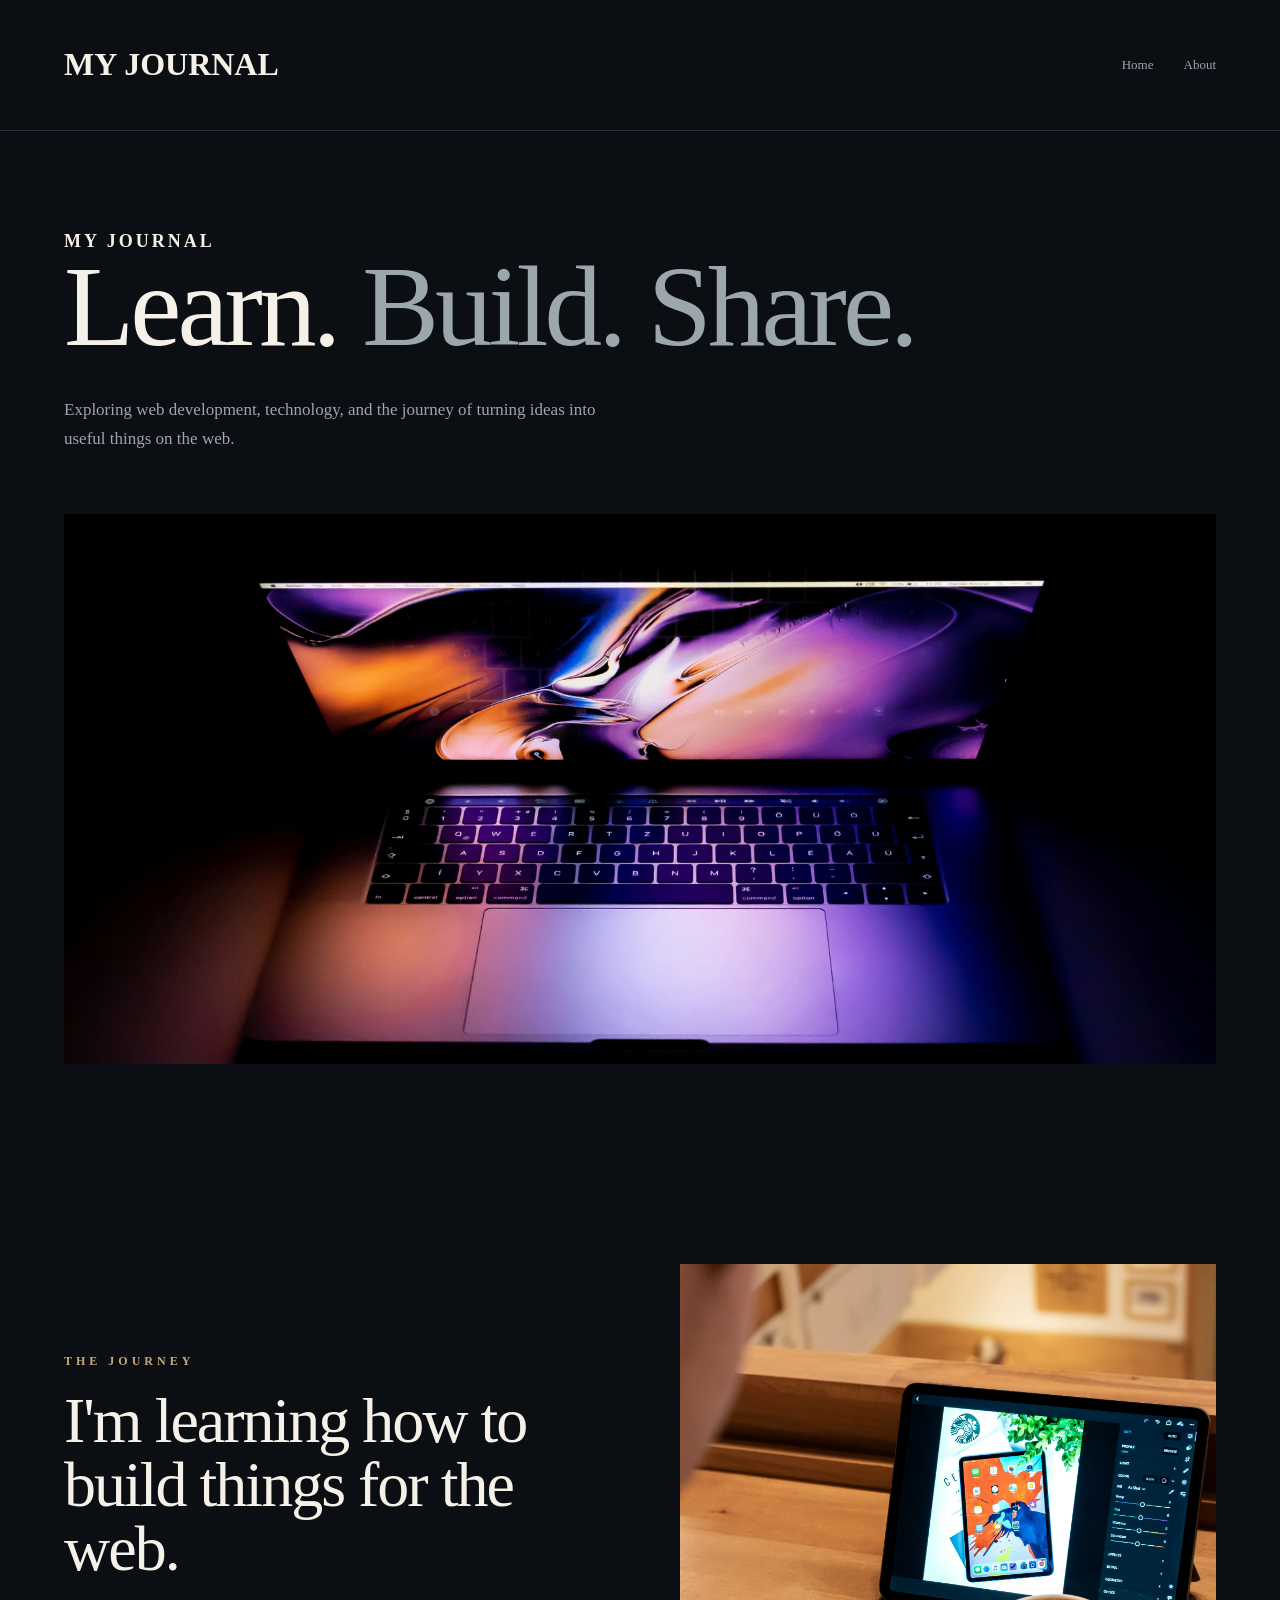
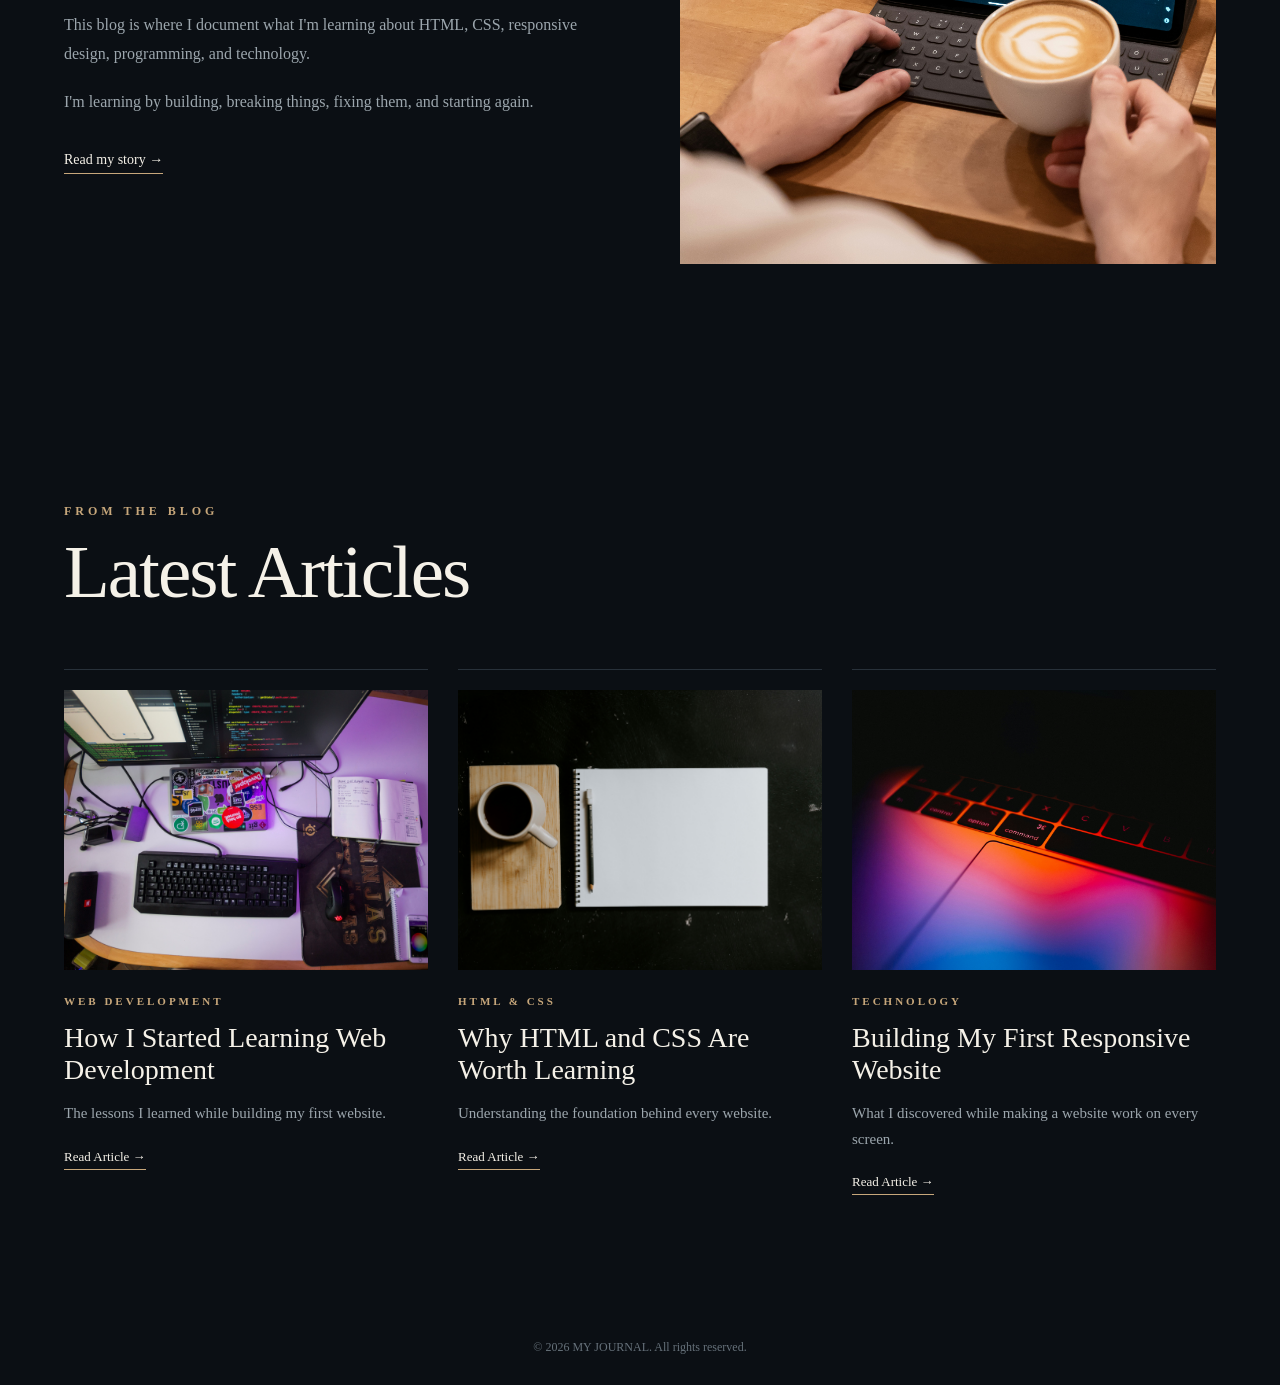
<file: index.html>
<!doctype html>
<html lang="en">
  <head>
    <meta charset="UTF-8" />
    <meta name="viewport" content="width=device-width, initial-scale=1.0" />
    <title>Blog</title>
    <link rel="stylesheet" href="styles.css" />
  </head>
  <body>
    <header>
      <div class="container">
        <h1>MY JOURNAL</h1>

        <nav>
          <a href="index.html">Home</a>
          <a href="about.html">About</a>
        </nav>
      </div>
    </header>

    <main>
      <section class="hero">
        <div class="container">
          <div class="site-title">
            <a href="index.html">MY JOURNAL</a>
          </div>
          <h1>Learn. <span>Build. Share.</span></h1>
          <p class="hero-description">
            Exploring web development, technology, and the journey of turning
            ideas into useful things on the web.
          </p>
          <div class="hero-image">
            <img
              src="images/hero.jpg"
              alt="Laptop on a modern desk workspace"
            />
          </div>
        </div>
      </section>

      <section class="intro-section">
        <div class="container">
          <div class="intro-grid">
            <div class="intro-text">
              <p class="section-label">THE JOURNEY</p>

              <h2>I'm learning how to build things for the web.</h2>

              <p>
                This blog is where I document what I'm learning about HTML, CSS,
                responsive design, programming, and technology.
              </p>

              <p>
                I'm learning by building, breaking things, fixing them, and
                starting again.
              </p>

              <a href="about.html" class="text-link"> Read my story → </a>
            </div>

            <div class="intro-image">
              <img
                src="images/about.jpg"
                alt="Person working at a laptop in a creative workspace"
              />
            </div>
          </div>
        </div>
      </section>
      <section class="articles-section">
        <div class="container">
          <div class="section-heading">
            <p>FROM THE BLOG</p>

            <h2>Latest Articles</h2>
          </div>

          <div class="article-grid">
            <!-- ARTICLE 1 -->

            <article class="article-card">
              <div class="article-image">
                <img
                  src="images/article1.jpg"
                  alt="Person working at a desktop workspace"
                />
              </div>

              <div class="article-content">
                <p class="article-category">WEB DEVELOPMENT</p>

                <h3>How I Started Learning Web Development</h3>

                <p>The lessons I learned while building my first website.</p>

                <a href="article1.html"> Read Article → </a>
              </div>
            </article>

            <!-- ARTICLE 2 -->

            <article class="article-card">
              <div class="article-image">
                <img
                  src="images/article2.jpg"
                  alt="Notebook and creative workspace"
                />
              </div>

              <div class="article-content">
                <p class="article-category">HTML & CSS</p>

                <h3>Why HTML and CSS Are Worth Learning</h3>

                <p>Understanding the foundation behind every website.</p>

                <a href="article2.html"> Read Article → </a>
              </div>
            </article>

            <!-- ARTICLE 3 -->

            <article class="article-card">
              <div class="article-image">
                <img
                  src="images/article3.jpg"
                  alt="Modern technology workspace"
                />
              </div>

              <div class="article-content">
                <p class="article-category">TECHNOLOGY</p>

                <h3>Building My First Responsive Website</h3>

                <p>
                  What I discovered while making a website work on every screen.
                </p>

                <a href="article3.html"> Read Article → </a>
              </div>
            </article>
          </div>
        </div>
      </section>
    </main>

    <footer>
      <div class="container">
        <p>© 2026 MY JOURNAL. All rights reserved.</p>
      </div>
    </footer>
  </body>
</html>
</file>
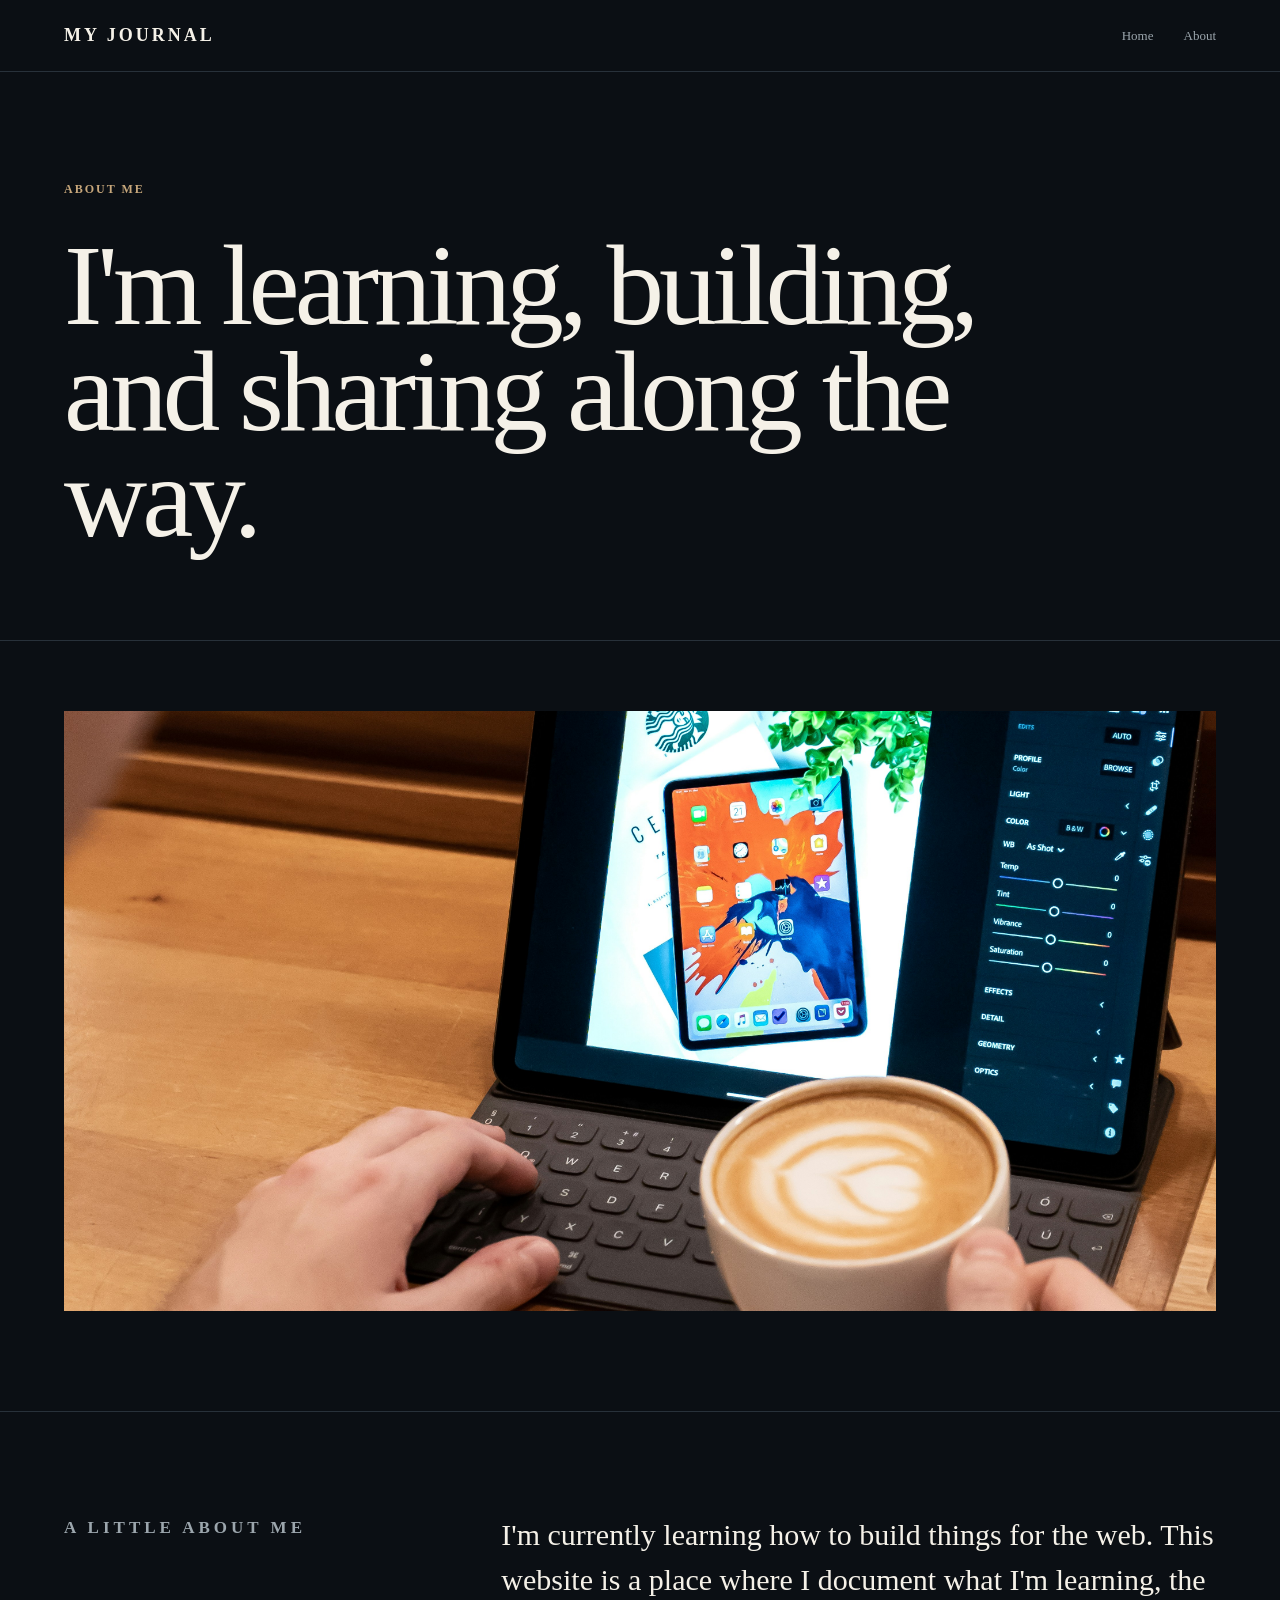
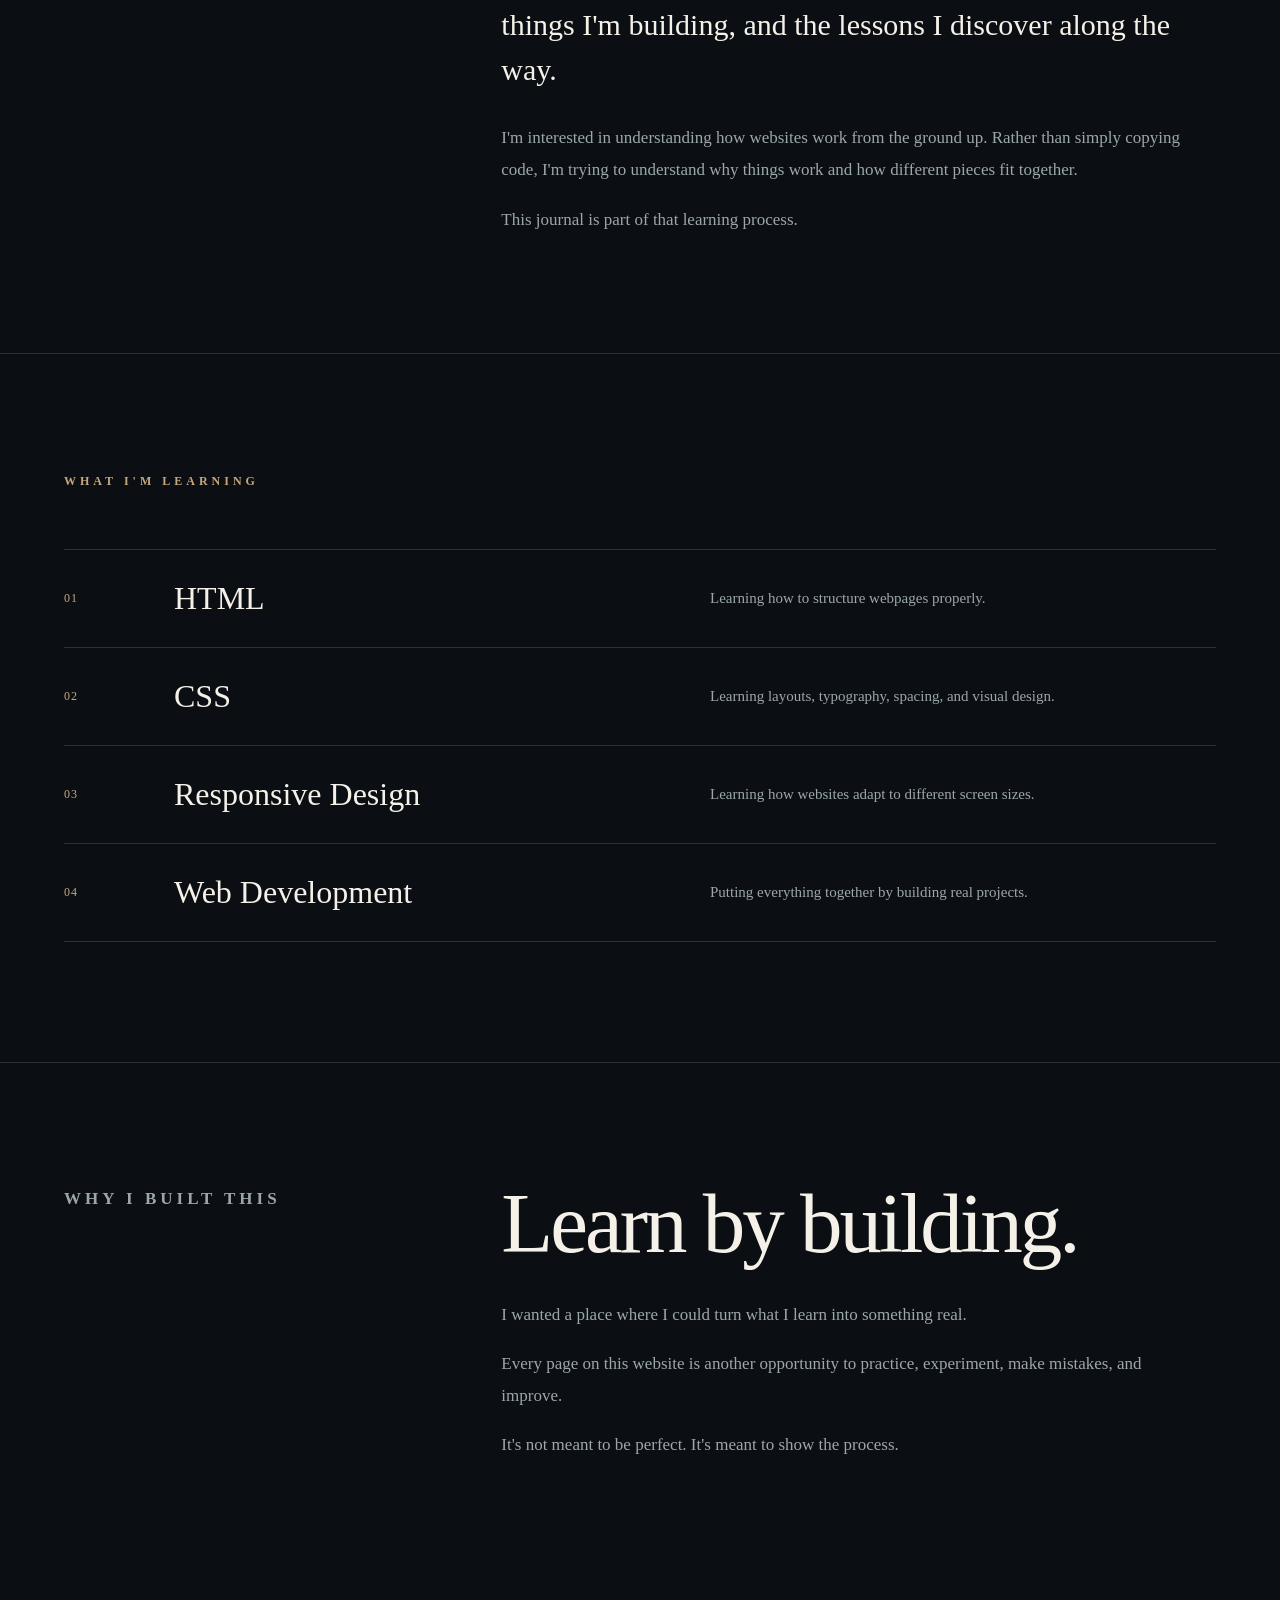
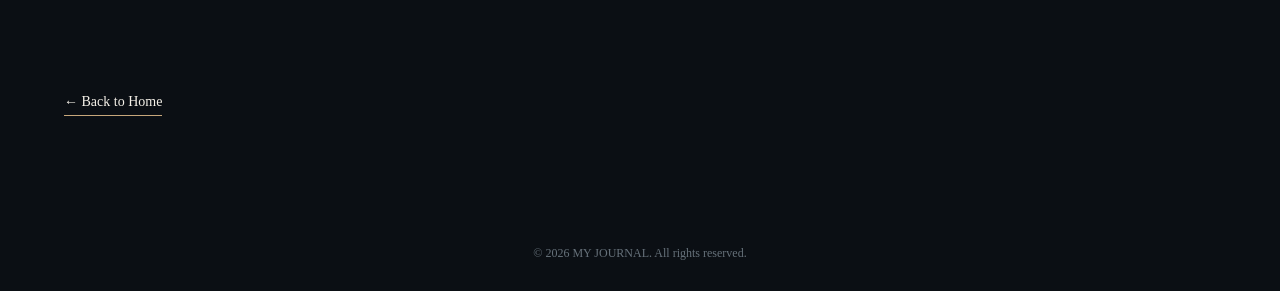
<file: about.html>
<!doctype html>
<html lang="en">
  <head>
    <meta charset="UTF-8" />

    <meta name="viewport" content="width=device-width, initial-scale=1.0" />

    <meta
      name="description"
      content="About My Journal and my journey learning web development."
    />

    <title>About — My Journal</title>

    <link rel="stylesheet" href="styles.css" />
  </head>

  <body>
    <!-- HEADER -->

    <header>
      <div class="container">
        <div class="site-title">
          <a href="index.html">MY JOURNAL</a>
        </div>

        <nav>
          <a href="index.html">Home</a>

          <a href="about.html">About</a>
        </nav>
      </div>
    </header>

    <main>
      <!--  ABOUT HERO -->

      <section class="about-hero">
        <div class="container">
          <p class="about-label">ABOUT ME</p>

          <h2>I'm learning, building, and sharing along the way.</h2>
        </div>
      </section>

      <!--  ABOUT IMAGE -->

      <section class="about-image">
        <div class="container">
          <img src="images/about.jpg" alt="Creative workspace" />
        </div>
      </section>

      <!--  ABOUT INTRODUCTION -->

      <section class="about-content">
        <div class="container">
          <div class="about-content-grid">
            <div>
              <p class="section-label">A LITTLE ABOUT ME</p>
            </div>

            <div>
              <p class="about-lead">
                I'm currently learning how to build things for the web. This
                website is a place where I document what I'm learning, the
                things I'm building, and the lessons I discover along the way.
              </p>

              <p>
                I'm interested in understanding how websites work from the
                ground up. Rather than simply copying code, I'm trying to
                understand why things work and how different pieces fit
                together.
              </p>

              <p>This journal is part of that learning process.</p>
            </div>
          </div>
        </div>
      </section>

      <!--  WHAT I'M LEARNING -->

      <section class="learning-section">
        <div class="container">
          <p class="section-label">WHAT I'M LEARNING</p>

          <div class="learning-list">
            <div class="learning-item">
              <span>01</span>

              <h3>HTML</h3>

              <p>Learning how to structure webpages properly.</p>
            </div>

            <div class="learning-item">
              <span>02</span>

              <h3>CSS</h3>

              <p>Learning layouts, typography, spacing, and visual design.</p>
            </div>

            <div class="learning-item">
              <span>03</span>

              <h3>Responsive Design</h3>

              <p>Learning how websites adapt to different screen sizes.</p>
            </div>

            <div class="learning-item">
              <span>04</span>

              <h3>Web Development</h3>

              <p>Putting everything together by building real projects.</p>
            </div>
          </div>
        </div>
      </section>

      <!--  WHY I BUILT THIS -->

      <section class="why-section">
        <div class="container">
          <div class="why-grid">
            <div>
              <p class="section-label">WHY I BUILT THIS</p>
            </div>

            <div>
              <h2>Learn by building.</h2>

              <p>
                I wanted a place where I could turn what I learn into something
                real.
              </p>

              <p>
                Every page on this website is another opportunity to practice,
                experiment, make mistakes, and improve.
              </p>

              <p>
                It's not meant to be perfect. It's meant to show the process.
              </p>
            </div>
          </div>
        </div>
      </section>

      <!-- BACK HOME -->

      <section class="about-back">
        <div class="container">
          <a href="index.html" class="back-link"> ← Back to Home </a>
        </div>
      </section>
    </main>

    <!-- FOOTER -->

    <footer>
      <div class="container">
        <p>© 2026 MY JOURNAL. All rights reserved.</p>
      </div>
    </footer>
  </body>
</html>
</file>
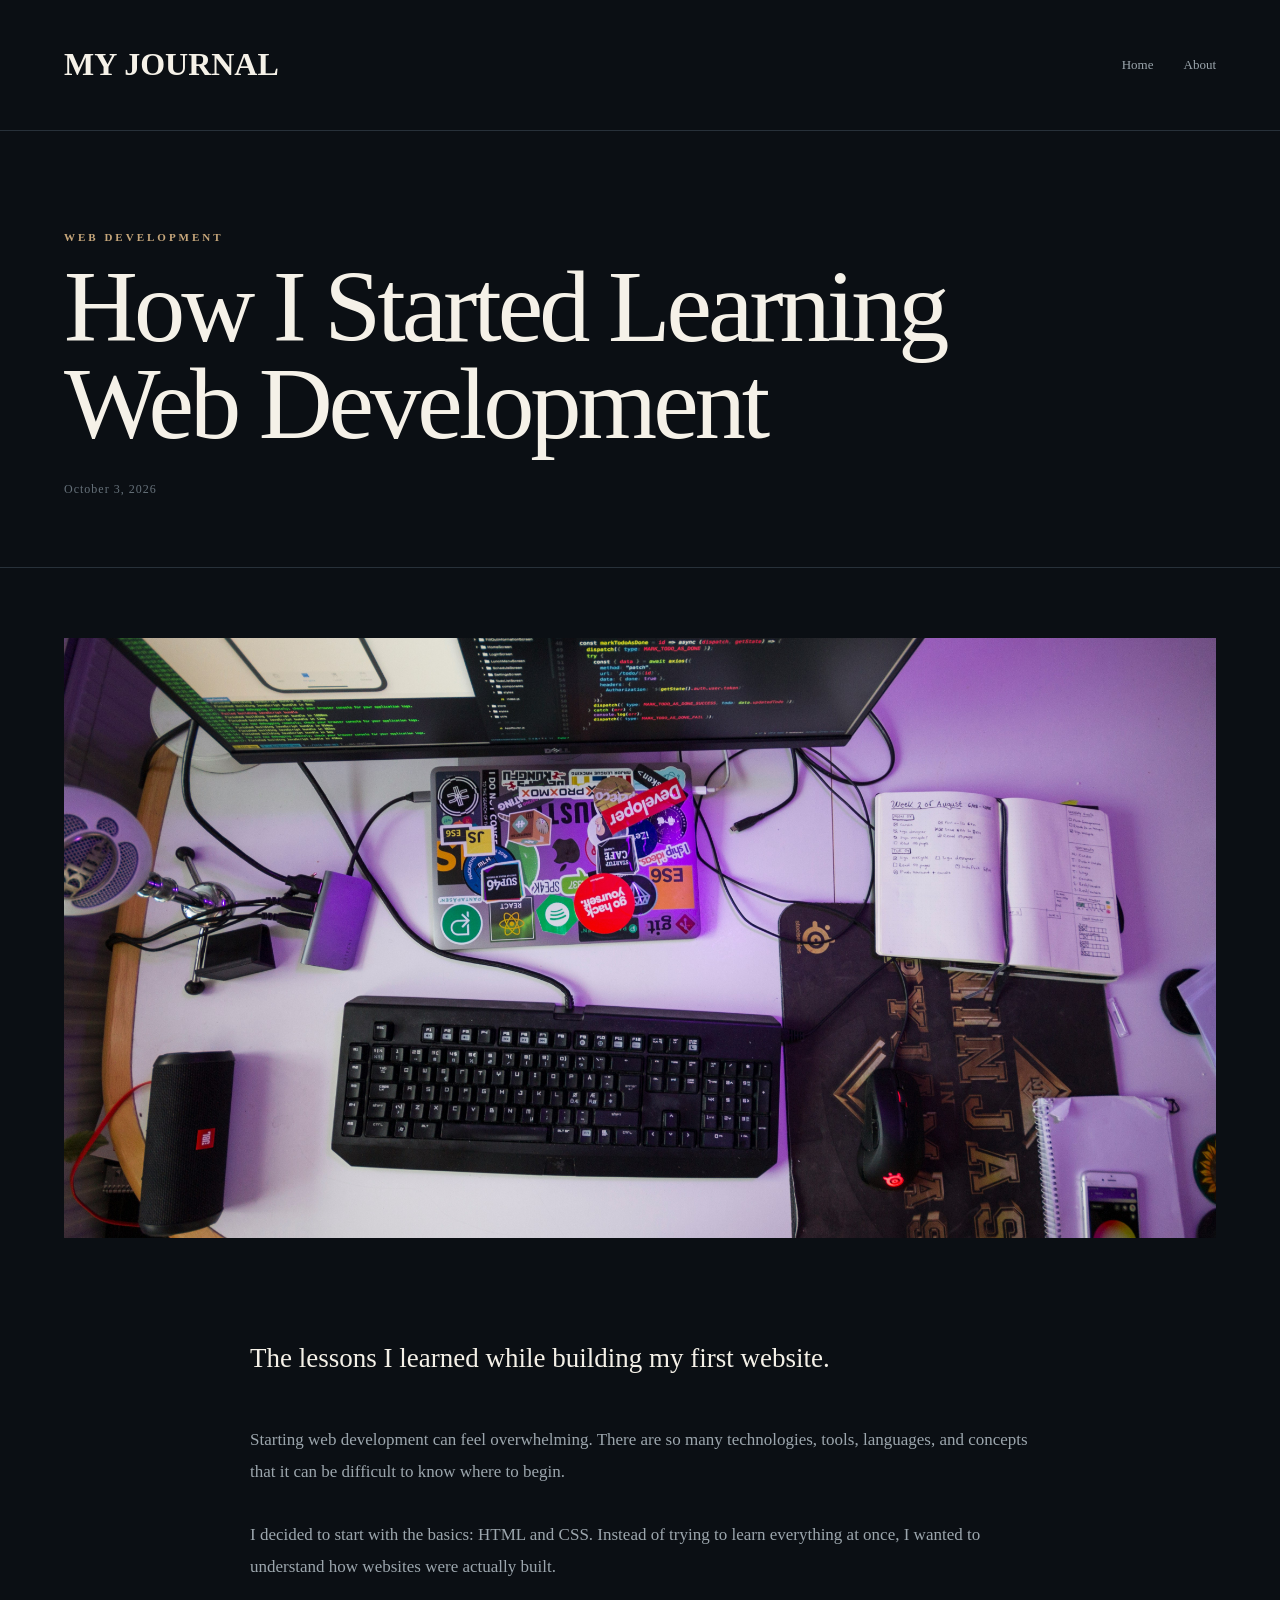
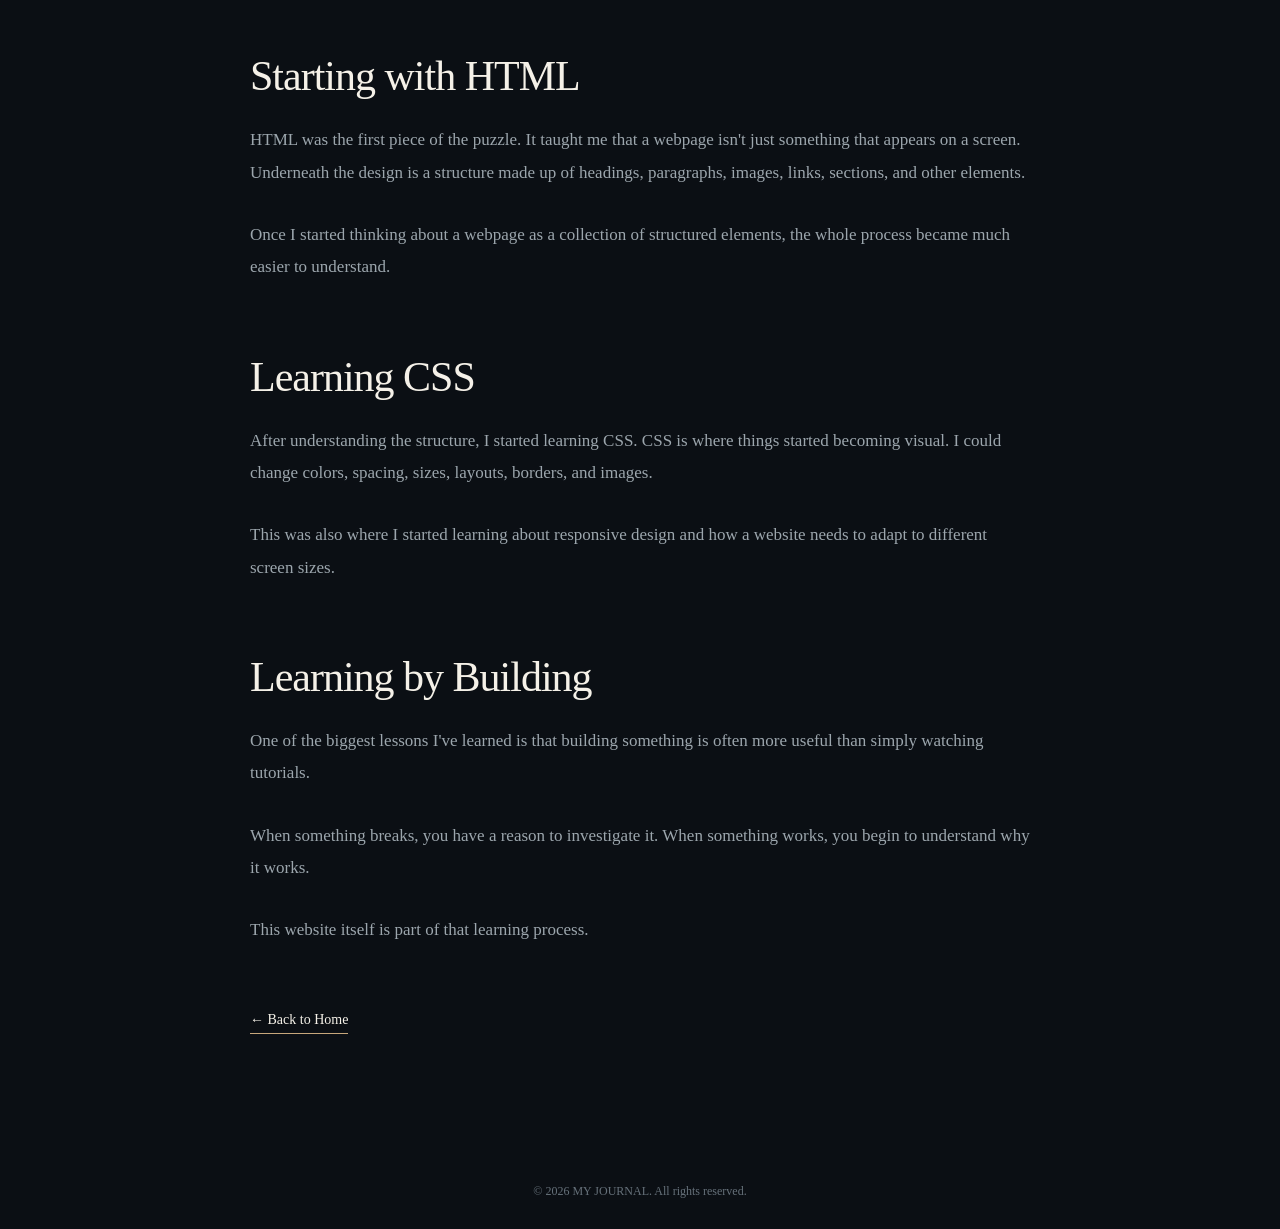
<file: article1.html>
<!doctype html>
<html lang="en">
  <head>
    <meta charset="UTF-8" />

    <meta name="viewport" content="width=device-width, initial-scale=1.0" />

    <meta
      name="description"
      content="The lessons I learned while building my first website."
    />

    <title>How I Started Learning Web Development — My Journal</title>

    <link rel="stylesheet" href="styles.css" />
  </head>

  <body>
    <header>
      <div class="container">
        <h1>MY JOURNAL</h1>

        <nav>
          <a href="index.html">Home</a>

          <a href="about.html">About</a>
        </nav>
      </div>
    </header>

    <main>
      <section class="article-header">
        <div class="container">
          <p class="article-category">WEB DEVELOPMENT</p>

          <h1>How I Started Learning Web Development</h1>

          <p class="article-date">October 3, 2026</p>
        </div>
      </section>
      <section class="article-image-large">
        <div class="container">
          <img
            src="images/article1.jpg"
            alt="Person working at a desktop workspace"
          />
        </div>
      </section>

      <article class="article-body">
        <div class="container">
          <p class="article-intro">
            The lessons I learned while building my first website.
          </p>

          <p>
            Starting web development can feel overwhelming. There are so many
            technologies, tools, languages, and concepts that it can be
            difficult to know where to begin.
          </p>

          <p>
            I decided to start with the basics: HTML and CSS. Instead of trying
            to learn everything at once, I wanted to understand how websites
            were actually built.
          </p>

          <h3>Starting with HTML</h3>

          <p>
            HTML was the first piece of the puzzle. It taught me that a webpage
            isn't just something that appears on a screen. Underneath the design
            is a structure made up of headings, paragraphs, images, links,
            sections, and other elements.
          </p>

          <p>
            Once I started thinking about a webpage as a collection of
            structured elements, the whole process became much easier to
            understand.
          </p>

          <h3>Learning CSS</h3>

          <p>
            After understanding the structure, I started learning CSS. CSS is
            where things started becoming visual. I could change colors,
            spacing, sizes, layouts, borders, and images.
          </p>

          <p>
            This was also where I started learning about responsive design and
            how a website needs to adapt to different screen sizes.
          </p>

          <h3>Learning by Building</h3>

          <p>
            One of the biggest lessons I've learned is that building something
            is often more useful than simply watching tutorials.
          </p>

          <p>
            When something breaks, you have a reason to investigate it. When
            something works, you begin to understand why it works.
          </p>

          <p>This website itself is part of that learning process.</p>

          <a href="index.html" class="back-link"> ← Back to Home </a>
        </div>
      </article>
    </main>

    <footer>
      <div class="container">
        <p>© 2026 MY JOURNAL. All rights reserved.</p>
      </div>
    </footer>
  </body>
</html>
</file>
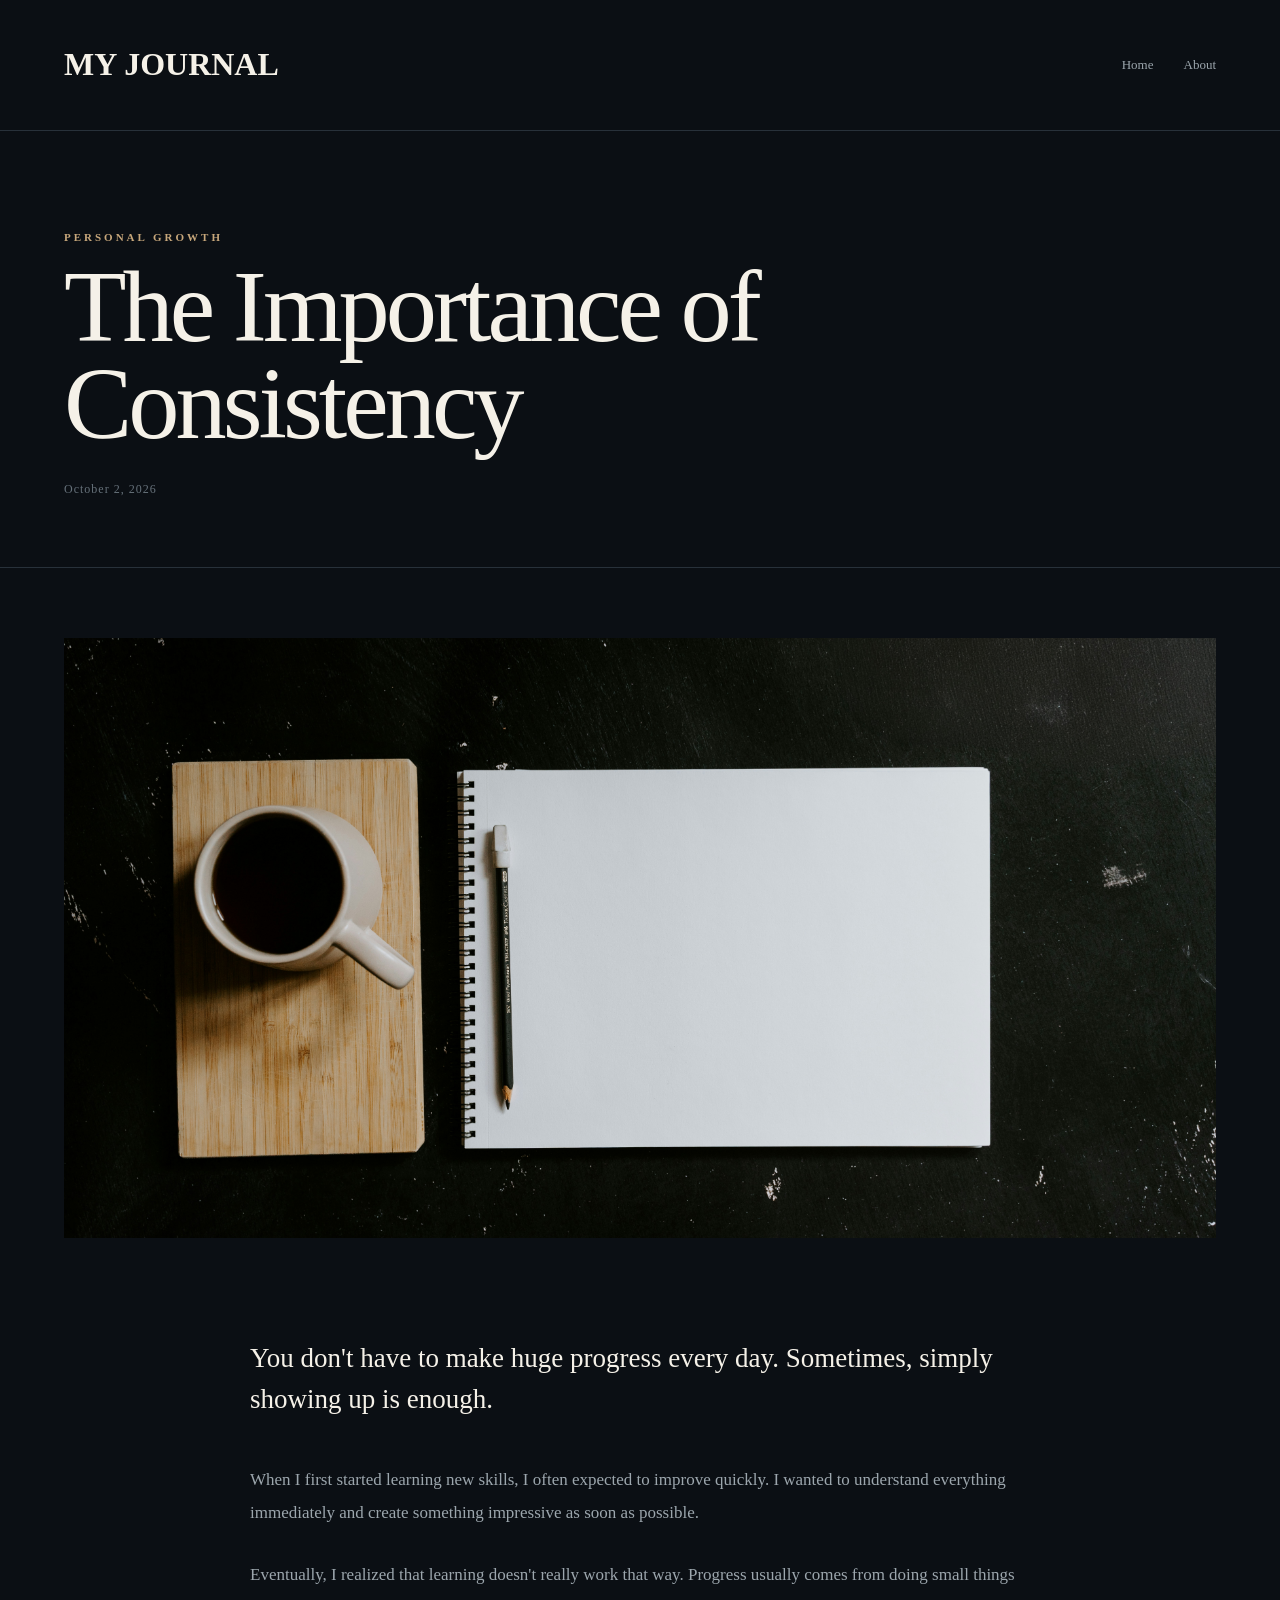
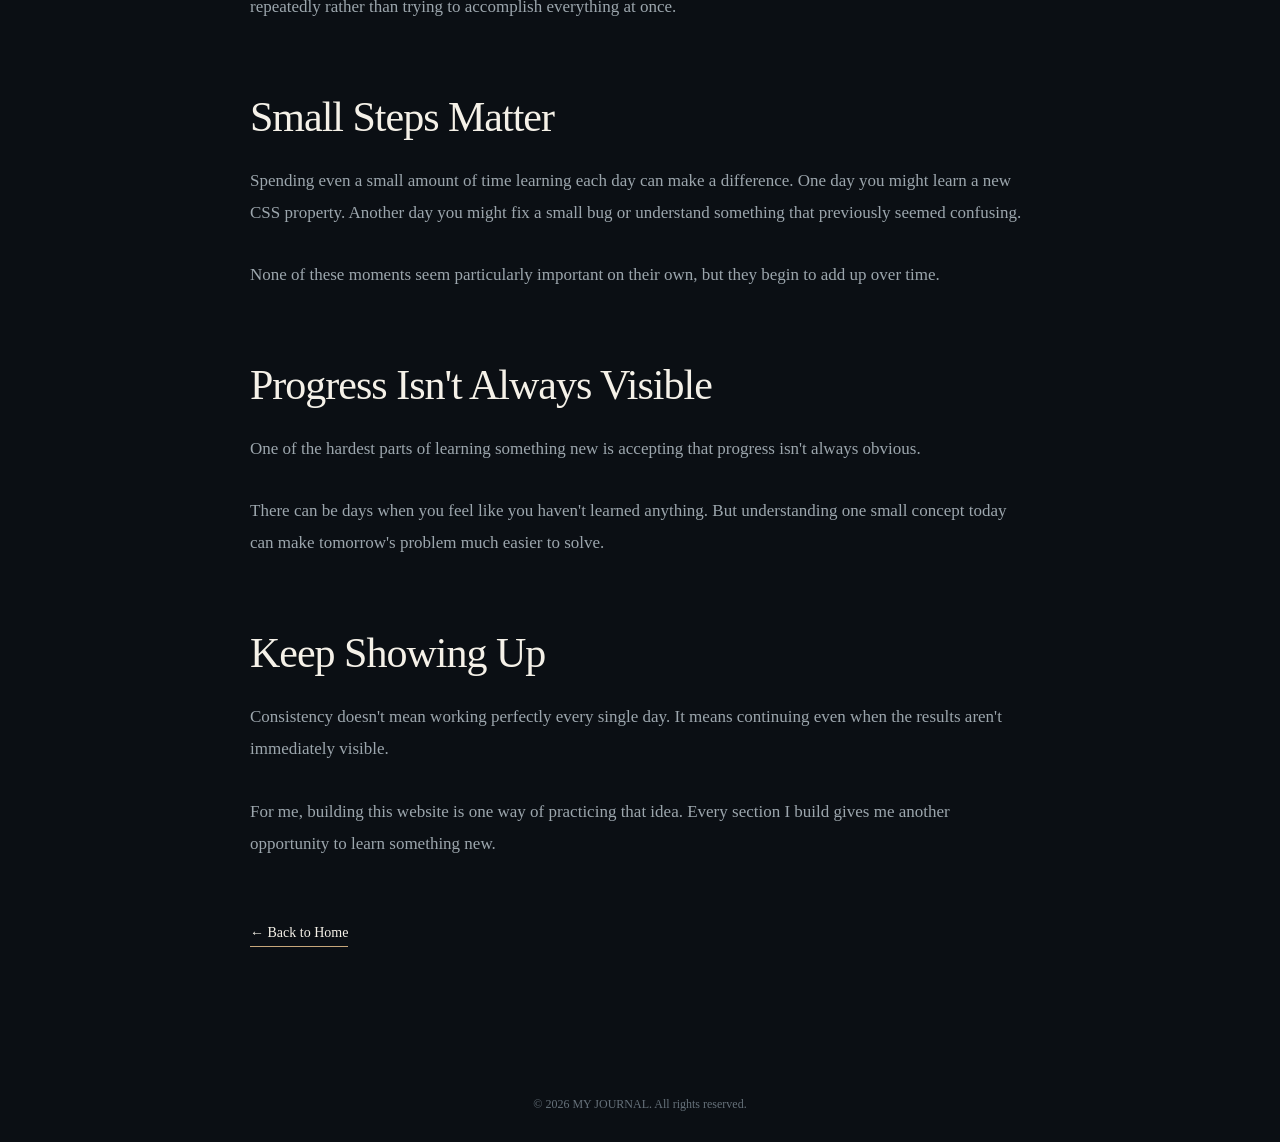
<file: article2.html>
<!doctype html>
<html lang="en">
  <head>
    <meta charset="UTF-8" />

    <meta name="viewport" content="width=device-width, initial-scale=1.0" />

    <meta
      name="description"
      content="Why consistency matters when learning something new."
    />

    <title>The Importance of Consistency — My Journal</title>

    <link rel="stylesheet" href="styles.css" />
  </head>

  <body>
    <!-- HEADER -->

    <header>
      <div class="container">
        <h1>MY JOURNAL</h1>

        <nav>
          <a href="index.html">Home</a>

          <a href="about.html">About</a>
        </nav>
      </div>
    </header>

    <main>
      <!-- ARTICLE HEADER -->

      <section class="article-header">
        <div class="container">
          <p class="article-category">PERSONAL GROWTH</p>

          <h1>The Importance of Consistency</h1>

          <p class="article-date">October 2, 2026</p>
        </div>
      </section>

      <!-- ARTICLE IMAGE -->

      <section class="article-image-large">
        <div class="container">
          <img src="images/article2.jpg" alt="A creative workspace" />
        </div>
      </section>

      <!-- ARTICLE CONTENT -->

      <article class="article-body">
        <div class="container">
          <p class="article-intro">
            You don't have to make huge progress every day. Sometimes, simply
            showing up is enough.
          </p>

          <p>
            When I first started learning new skills, I often expected to
            improve quickly. I wanted to understand everything immediately and
            create something impressive as soon as possible.
          </p>

          <p>
            Eventually, I realized that learning doesn't really work that way.
            Progress usually comes from doing small things repeatedly rather
            than trying to accomplish everything at once.
          </p>

          <h3>Small Steps Matter</h3>

          <p>
            Spending even a small amount of time learning each day can make a
            difference. One day you might learn a new CSS property. Another day
            you might fix a small bug or understand something that previously
            seemed confusing.
          </p>

          <p>
            None of these moments seem particularly important on their own, but
            they begin to add up over time.
          </p>

          <h3>Progress Isn't Always Visible</h3>

          <p>
            One of the hardest parts of learning something new is accepting that
            progress isn't always obvious.
          </p>

          <p>
            There can be days when you feel like you haven't learned anything.
            But understanding one small concept today can make tomorrow's
            problem much easier to solve.
          </p>

          <h3>Keep Showing Up</h3>

          <p>
            Consistency doesn't mean working perfectly every single day. It
            means continuing even when the results aren't immediately visible.
          </p>

          <p>
            For me, building this website is one way of practicing that idea.
            Every section I build gives me another opportunity to learn
            something new.
          </p>

          <a href="index.html" class="back-link"> ← Back to Home </a>
        </div>
      </article>
    </main>

    <!--FOOTER -->

    <footer>
      <div class="container">
        <p>© 2026 MY JOURNAL. All rights reserved.</p>
      </div>
    </footer>
  </body>
</html>
</file>
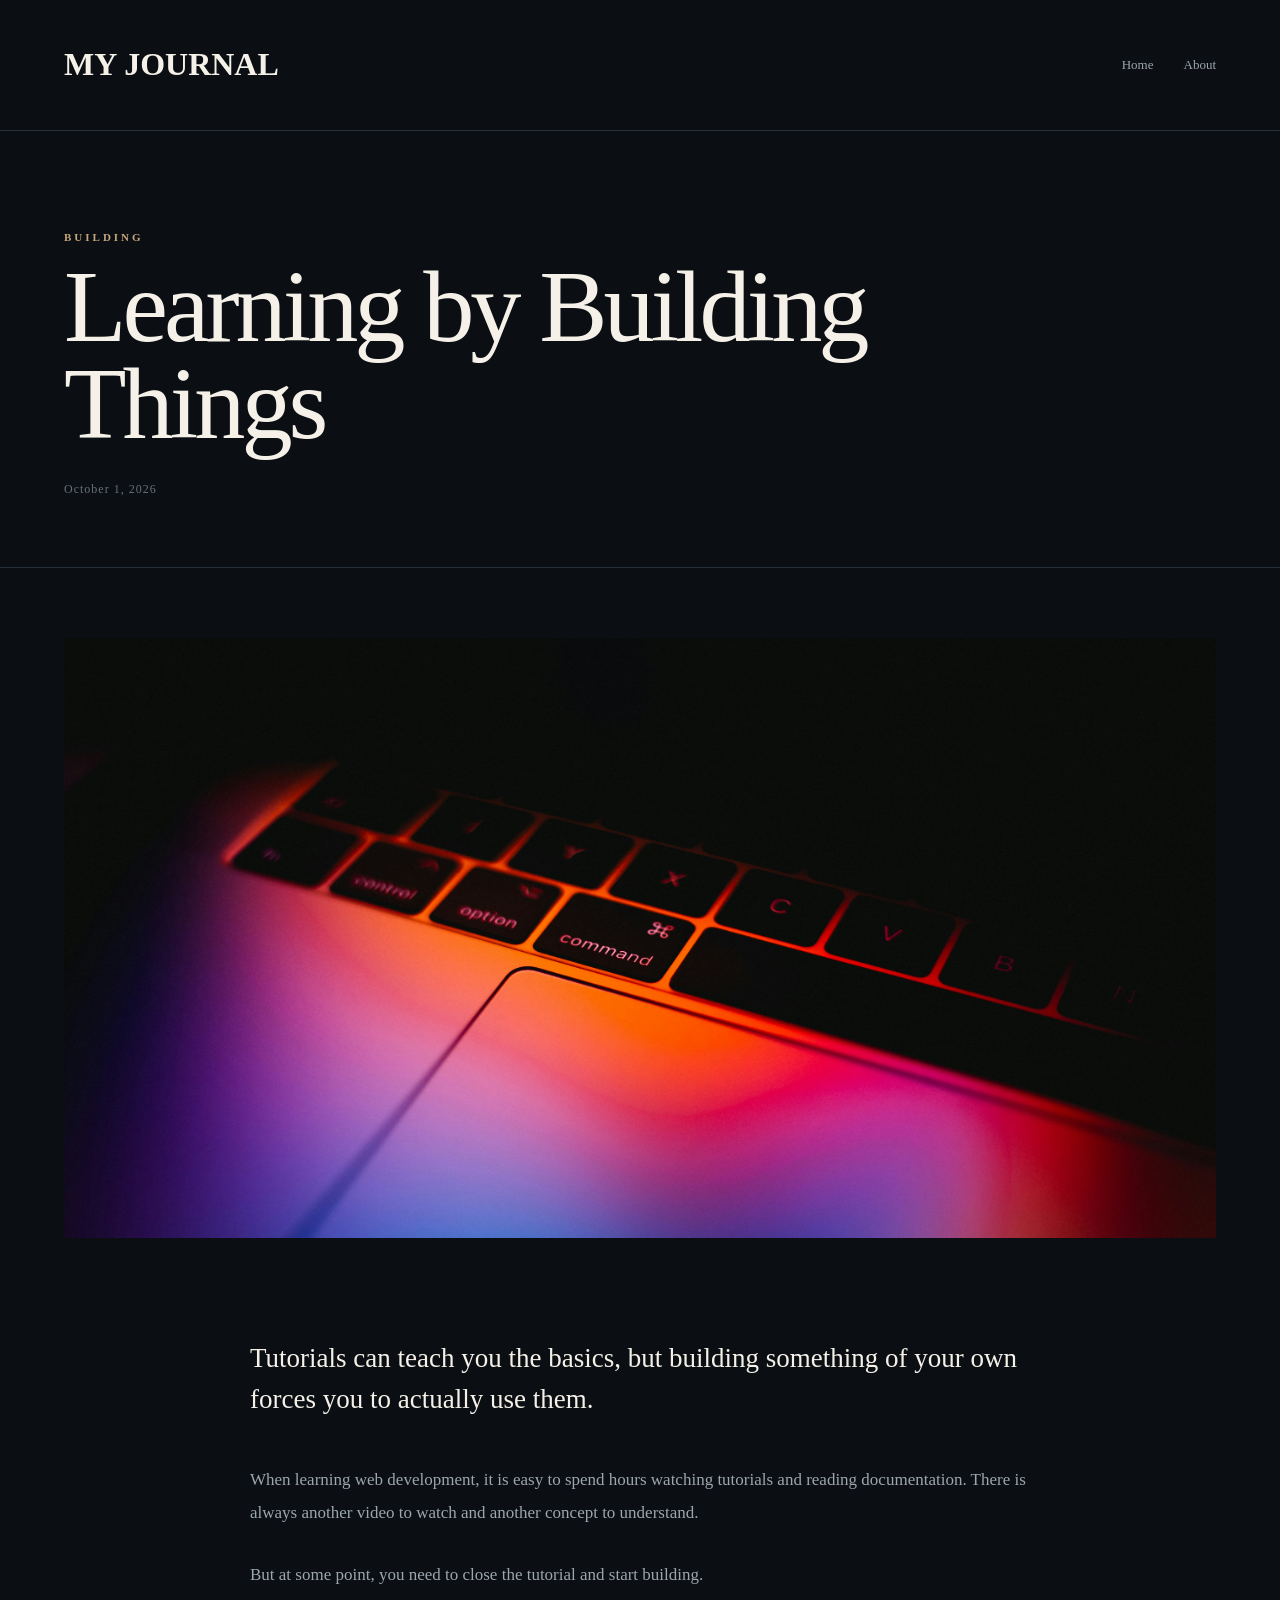
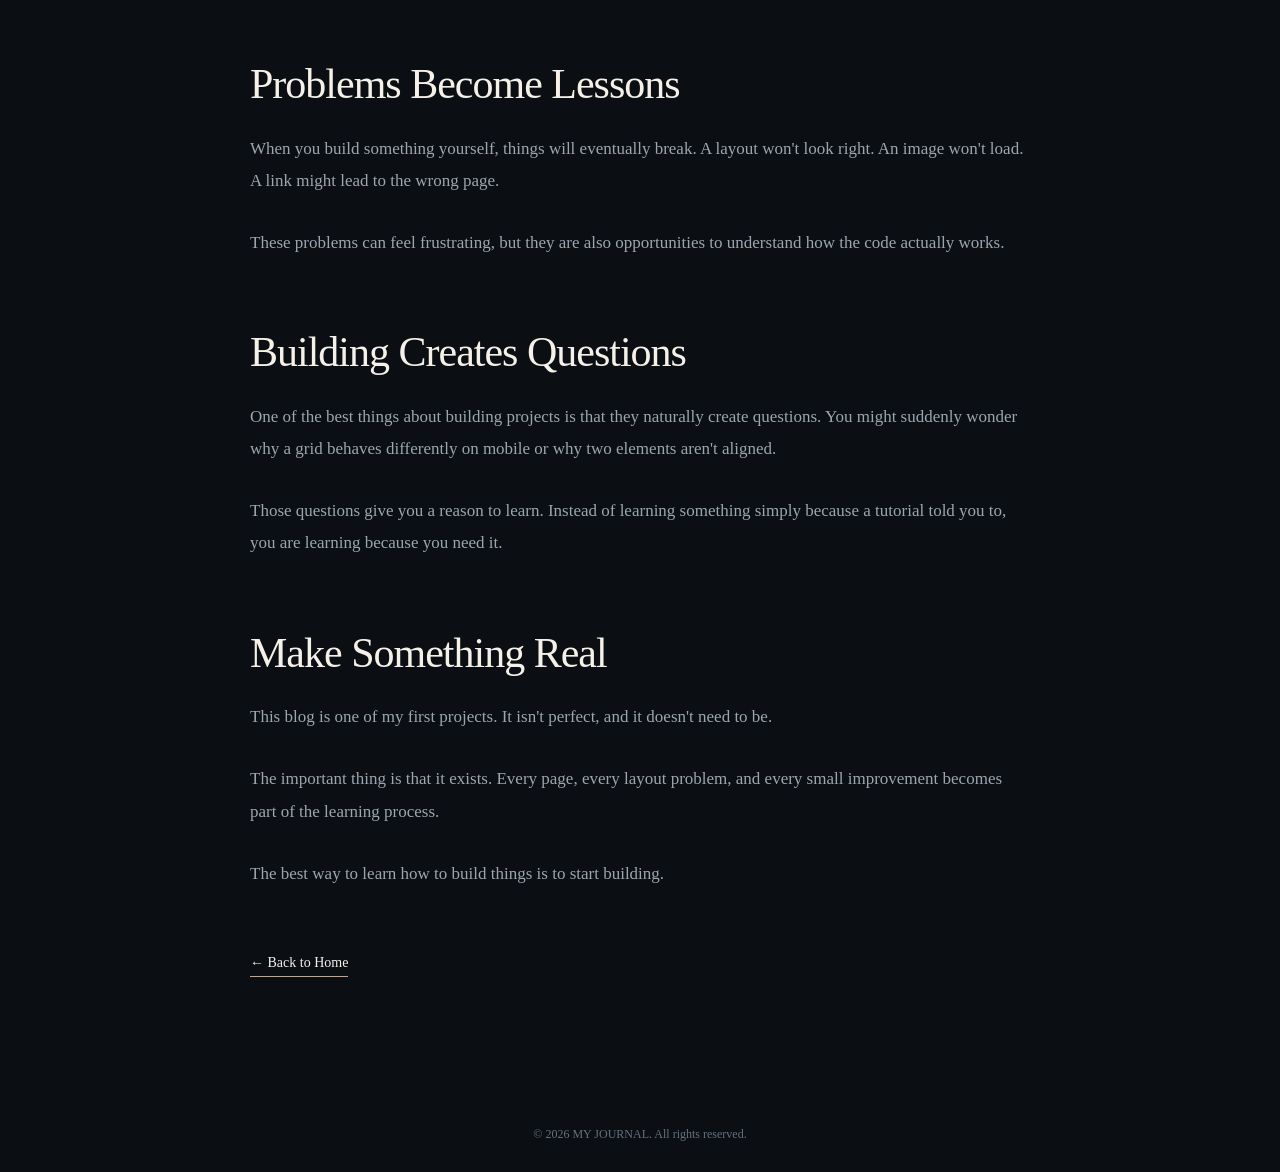
<file: article3.html>
<!doctype html>
<html lang="en">
  <head>
    <meta charset="UTF-8" />

    <meta name="viewport" content="width=device-width, initial-scale=1.0" />

    <meta
      name="description"
      content="What I learned from building things instead of only consuming tutorials."
    />

    <title>Learning by Building — My Journal</title>

    <link rel="stylesheet" href="styles.css" />
  </head>

  <body>
    <!-- HEADER -->

    <header>
      <div class="container">
        <h1>MY JOURNAL</h1>

        <nav>
          <a href="index.html">Home</a>

          <a href="about.html">About</a>
        </nav>
      </div>
    </header>

    <main>
      <!--  ARTICLE HEADER -->

      <section class="article-header">
        <div class="container">
          <p class="article-category">BUILDING</p>

          <h1>Learning by Building Things</h1>

          <p class="article-date">October 1, 2026</p>
        </div>
      </section>

      <!--  ARTICLE IMAGE -->

      <section class="article-image-large">
        <div class="container">
          <img
            src="images/article3.jpg"
            alt="A workspace with a computer and notebook"
          />
        </div>
      </section>

      <!-- ARTICLE CONTENT -->

      <article class="article-body">
        <div class="container">
          <p class="article-intro">
            Tutorials can teach you the basics, but building something of your
            own forces you to actually use them.
          </p>

          <p>
            When learning web development, it is easy to spend hours watching
            tutorials and reading documentation. There is always another video
            to watch and another concept to understand.
          </p>

          <p>
            But at some point, you need to close the tutorial and start
            building.
          </p>

          <h3>Problems Become Lessons</h3>

          <p>
            When you build something yourself, things will eventually break. A
            layout won't look right. An image won't load. A link might lead to
            the wrong page.
          </p>

          <p>
            These problems can feel frustrating, but they are also opportunities
            to understand how the code actually works.
          </p>

          <h3>Building Creates Questions</h3>

          <p>
            One of the best things about building projects is that they
            naturally create questions. You might suddenly wonder why a grid
            behaves differently on mobile or why two elements aren't aligned.
          </p>

          <p>
            Those questions give you a reason to learn. Instead of learning
            something simply because a tutorial told you to, you are learning
            because you need it.
          </p>

          <h3>Make Something Real</h3>

          <p>
            This blog is one of my first projects. It isn't perfect, and it
            doesn't need to be.
          </p>

          <p>
            The important thing is that it exists. Every page, every layout
            problem, and every small improvement becomes part of the learning
            process.
          </p>

          <p>The best way to learn how to build things is to start building.</p>

          <a href="index.html" class="back-link"> ← Back to Home </a>
        </div>
      </article>
    </main>

    <!-- FOOTER -->

    <footer>
      <div class="container">
        <p>© 2026 MY JOURNAL. All rights reserved.</p>
      </div>
    </footer>
  </body>
</html>
</file>
<file: styles.css>
* {
  box-sizing: border-box;
}
html {
  overflow-x: hidden;
}
body {
  margin: 0;
  background-color: #0b0f14;
  color: #f5f1e8;
}
.container {
  width: 90%;
  max-width: 1200px;
  margin: 0 auto;
}
header {
  padding: 25px 0;
  border-bottom: 1px solid #28313a;
}
header .container {
  display: flex;
  justify-content: space-between;
  align-items: center;
}
.site-title {
  font-size: 18px;
  letter-spacing: 3px;
  font-weight: 600;
}

.site-title a {
  color: #f5f1e8;
  text-decoration: none;
}
nav {
  display: flex;
  gap: 30px;
}
nav a {
  color: #9ca6ad;
  text-decoration: none;
  font-size: 13px;
}
nav a:hover {
  color: #f5f1e8;
}
.hero {
  padding: 100px 0 80px;
}
.hero-label {
  margin: 0 0 20px;
  color: #c7a77b;
  font-size: 12px;
  font-weight: 600;
  letter-spacing: 4px;
}
.hero h1 {
  max-width: 900px;
  margin: 0;
  font-family: Georgia, "Times New Roman", serif;
  font-size: clamp(60px, 9vw, 120px);
  font-weight: normal;
  line-height: 0.95;
  letter-spacing: -4px;
}
.hero h1 span {
  color: #9ca6ad;
}
.hero-description {
  max-width: 550px;
  margin: 35px 0 0;
  color: #9ca6ad;
  font-size: 17px;
  line-height: 1.7;
}
.hero-image {
  width: 100%;
  height: 550px;
  margin-top: 60px;
  overflow: hidden;
}
.hero-image img {
  width: 100%;
  height: 100%;
  object-fit: cover;
  display: block;
  transition: transform 0.6s ease;
}
.hero-image:hover img {
  transform: scale(1.03);
}
/* intro section */
.intro-section {
  padding: 120px 0;
}
.intro-grid {
  display: grid;
  grid-template-columns: 1fr 1fr;
  gap: 80px;
  align-items: center;
}
.section-label {
  margin: 0 0 20px;
  color: #c7a77b;
  font-size: 12px;
  font-weight: 600;
  letter-spacing: 4px;
}
.intro-text h2 {
  max-width: 600px;
  margin: 0 0 30px;
  font-family: Georgia, "Times New Roman", serif;
  font-size: clamp(40px, 5vw, 68px);
  font-weight: normal;
  line-height: 1;
  letter-spacing: -2px;
}
.intro-text > p:not(.section-label) {
  max-width: 550px;
  color: #9ca6ad;
  font-size: 16px;
  line-height: 1.8;
  margin: 0 0 20px;
}
/* read */
.text-link {
  display: inline-block;
  margin-top: 15px;
  color: #f5f1e8;
  text-decoration: none;
  font-size: 14px;
  border-bottom: 1px solid #c7a77b;
  padding-bottom: 5px;
}
.text-link:hover {
  color: #c7a77b;
}
/* intro image */
.intro-image {
  width: 100%;
  height: 600px;
  overflow: hidden;
}
.intro-image img {
  width: 100%;
  height: 100%;
  object-fit: cover;
  display: block;
  transition: transform 0.6s ease;
}
.intro-image:hover img {
  transform: scale(1.03);
}
/* articles */
.articles-section {
  padding: 120px 0;
}
.section-heading p {
  margin: 0 0 15px;
  color: #c7a77b;
  font-size: 12px;
  font-weight: 600;
  letter-spacing: 4px;
}
.section-heading h2 {
  margin: 0 0 60px;
  font-family: Georgia, "Times New Roman", serif;
  font-size: clamp(45px, 6vw, 75px);
  font-weight: normal;
  line-height: 1;
  letter-spacing: -2px;
}
.article-grid {
  display: grid;
  grid-template-columns: repeat(3, 1fr);
  gap: 30px;
}
.article-card {
  border-top: 1px solid #28313a;
  padding-top: 20px;
}
.article-image {
  width: 100%;
  height: 280px;
  overflow: hidden;
}
.article-image img {
  width: 100%;
  height: 100%;
  object-fit: cover;
  display: block;
  transition: transform 0.6s ease;
}
.article-card:hover .article-image img {
  transform: scale(1.04);
}
.article-content {
  padding-top: 25px;
}
.article-category {
  margin: 0 0 15px;
  color: #c7a77b;
  font-size: 11px;
  font-weight: 600;
  letter-spacing: 3px;
}
.article-content h3 {
  margin: 0 0 15px;
  font-family: Georgia, "Times New Roman", serif;
  font-size: 28px;
  font-weight: normal;
  line-height: 1.15;
}
.article-content > p:not(.article-category) {
  margin: 0 0 20px;
  color: #9ca6ad;
  font-size: 15px;
  line-height: 1.7;
}
/* article read more */
.article-content a {
  color: #f5f1e8;
  text-decoration: none;
  font-size: 13px;
  border-bottom: 1px solid #c7a77b;
  padding-bottom: 5px;
}
.article-content a:hover {
  color: #c7a77b;
}

/* footer */
footer {
  padding: 30px 0;
}

footer p {
  margin: 0;
  color: #66717a;
  font-size: 12px;
  text-align: center;
}

/* articles page style */

.article-header {
  padding: 100px 0 70px;
  border-bottom: 1px solid #28313a;
}

.article-header h1 {
  max-width: 950px;
  margin: 0 0 30px;

  font-family: Georgia, "Times New Roman", serif;

  font-size: clamp(55px, 8vw, 105px);

  font-weight: normal;

  line-height: 0.95;

  letter-spacing: -4px;
}

.article-date {
  margin: 0;

  color: #66717a;

  font-size: 12px;

  letter-spacing: 1px;
}

/* LARGE ARTICLE IMAGE */

.article-image-large {
  padding: 70px 0 100px;
}

.article-image-large img {
  width: 100%;

  height: 600px;

  display: block;

  object-fit: cover;

  transition: transform 0.6s ease;
}

.article-image-large:hover img {
  transform: scale(1.02);
}

/* ARTICLE CONTENT */

.article-body {
  padding: 0 0 120px;
}

.article-body .container {
  max-width: 780px;
}

.article-body p {
  margin: 0 0 30px;

  color: #9ca6ad;

  font-size: 17px;

  line-height: 1.9;
}

.article-body .article-intro {
  color: #f5f1e8;

  font-family: Georgia, "Times New Roman", serif;

  font-size: 27px;

  line-height: 1.5;

  margin-bottom: 45px;
}

.article-body h3 {
  margin: 70px 0 25px;

  color: #f5f1e8;

  font-family: Georgia, "Times New Roman", serif;

  font-size: 42px;

  font-weight: normal;

  line-height: 1.1;

  letter-spacing: -1px;
}

/* back line */

.back-link {
  display: inline-block;

  margin-top: 35px;

  color: #f5f1e8;

  text-decoration: none;

  font-size: 14px;

  border-bottom: 1px solid #c7a77b;

  padding-bottom: 5px;

  transition: color 0.3s ease;
}

.back-link:hover {
  color: #c7a77b;
}

/* about page */
.about-hero {
  padding: 110px 0 90px;

  border-bottom: 1px solid #28313a;
}

.about-hero h2 {
  max-width: 950px;

  margin: 0;

  font-family: Georgia, "Times New Roman", serif;

  font-size: clamp(60px, 9vw, 120px);

  font-weight: normal;

  line-height: 0.92;

  letter-spacing: -5px;
}

.about-label {
  margin: 0 0 35px;

  color: #c7a77b;

  font-size: 12px;

  font-weight: 600;

  letter-spacing: 2px;
}

/*  ABOUT IMAGE */

.about-image {
  padding: 70px 0 100px;
}

.about-image img {
  width: 100%;

  height: 600px;

  display: block;

  object-fit: cover;

  transition: transform 0.6s ease;
}

.about-image:hover img {
  transform: scale(1.02);
}

/* ABOUT CONTENT */

.about-content {
  padding: 100px 0;

  border-top: 1px solid #28313a;

  border-bottom: 1px solid #28313a;
}

.about-content-grid {
  display: grid;

  grid-template-columns: 1fr 2fr;

  gap: 80px;
}

.about-lead {
  margin-top: 0;

  color: #f5f1e8;

  font-family: Georgia, "Times New Roman", serif;

  font-size: 30px;

  line-height: 1.5;
}

.about-content p:not(.about-lead) {
  color: #9ca6ad;

  font-size: 17px;

  line-height: 1.9;
}

/* LEARNING */

.learning-section {
  padding: 120px 0;
}

.learning-list {
  margin-top: 60px;

  border-top: 1px solid #28313a;
}

.learning-item {
  display: grid;

  grid-template-columns: 80px 1fr 1fr;

  align-items: center;

  gap: 30px;

  padding: 30px 0;

  border-bottom: 1px solid #28313a;
}

.learning-item span {
  color: #c7a77b;

  font-size: 12px;

  letter-spacing: 1px;
}

.learning-item h3 {
  margin: 0;

  color: #f5f1e8;

  font-family: Georgia, "Times New Roman", serif;

  font-size: 32px;

  font-weight: normal;
}

.learning-item p {
  margin: 0;

  color: #9ca6ad;

  font-size: 15px;

  line-height: 1.6;
}

/*  WHY I BUILT THIS */

.why-section {
  padding: 120px 0;

  border-top: 1px solid #28313a;
}

.why-grid {
  display: grid;

  grid-template-columns: 1fr 2fr;

  gap: 80px;
}

.why-grid h2 {
  margin: 0 0 35px;

  color: #f5f1e8;

  font-family: Georgia, "Times New Roman", serif;

  font-size: clamp(50px, 7vw, 85px);

  font-weight: normal;

  line-height: 0.95;

  letter-spacing: -3px;
}

.why-grid p {
  max-width: 650px;

  color: #9ca6ad;

  font-size: 17px;

  line-height: 1.9;
}

/* BACK HOME */

.about-back {
  padding: 60px 0 100px;
}

/* responsive design focusing on mobile */
@media (max-width: 768px) {
  .container {
    width: 88%;
  }
  header {
    padding: 20px 0;
  }
  header .container {
    gap: 20px;
  }
  nav {
    gap: 20px;
    flex-wrap: wrap;
    justify-content: flex-end;
  }
  .hero {
    padding: 70px 0 60px;
  }
  .hero h2 {
    font-size: clamp(48px, 14vw, 75px);
    letter-spacing: -3px;
  }
  .hero-image {
    height: 400px;
    margin-top: 45px;
  }
  .intro-section {
    padding: 80px 0;
  }
  .intro-text h2 {
    font-size: clamp(38px, 10vw, 52px);
    letter-spacing: -1.5px;
  }
  .intro-grid {
    grid-template-columns: 1fr;
    gap: 50px;
  }
  .intro-image {
    height: 450px;
  }
  .articles-section {
    padding: 80px 0;
  }
  .section-heading h2 {
    font-size: clamp(42px, 10vw, 60px);
    margin-bottom: 45px;
  }
  .article-image {
    height: 300px;
  }
  .article-grid {
    grid-template-columns: 1fr;
  }

  /* article page */
  .article-header {
    padding: 70px 0 50px;
  }

  .article-header h1 {
    font-size: clamp(48px, 12vw, 72px);

    letter-spacing: -3px;
  }

  .article-image-large {
    padding: 45px 0 70px;
  }

  .article-image-large img {
    height: 400px;
  }

  .article-body {
    padding-bottom: 80px;
  }

  .article-body p {
    font-size: 16px;

    line-height: 1.8;
  }

  .article-body .article-intro {
    font-size: 23px;

    line-height: 1.5;
  }

  .article-body h3 {
    margin-top: 55px;

    font-size: 35px;

    letter-spacing: -1px;
  }
  /* about page */
  .about-hero {
    padding: 75px 0 60px;
  }

  .about-hero h1 {
    font-size: clamp(52px, 12vw, 80px);

    letter-spacing: -3px;
  }

  .about-image {
    padding: 45px 0 70px;
  }

  .about-image img {
    height: 400px;
  }

  .about-content {
    padding: 80px 0;
  }

  .about-content-grid {
    grid-template-columns: 1fr;

    gap: 35px;
  }

  .about-lead {
    font-size: 24px;
  }

  .learning-section {
    padding: 80px 0;
  }

  .learning-list {
    margin-top: 40px;
  }

  .learning-item {
    grid-template-columns: 50px 1fr;

    gap: 15px;
  }

  .learning-item p {
    grid-column: 2;
  }

  .learning-item h3 {
    font-size: 28px;
  }

  .why-section {
    padding: 80px 0;
  }

  .why-grid {
    grid-template-columns: 1fr;

    gap: 35px;
  }

  .why-grid h2 {
    font-size: 55px;
  }
}

@media (max-width: 500px) {
  .article-image-large img {
    height: 350px;
  }
  .about-image {
    height: 350px;
  }
}

/* keyboard focus styling */
a:focus-visible {
  outline: 2px solid #c7a77b;
  outline-offset: 5px;
}
</file>
